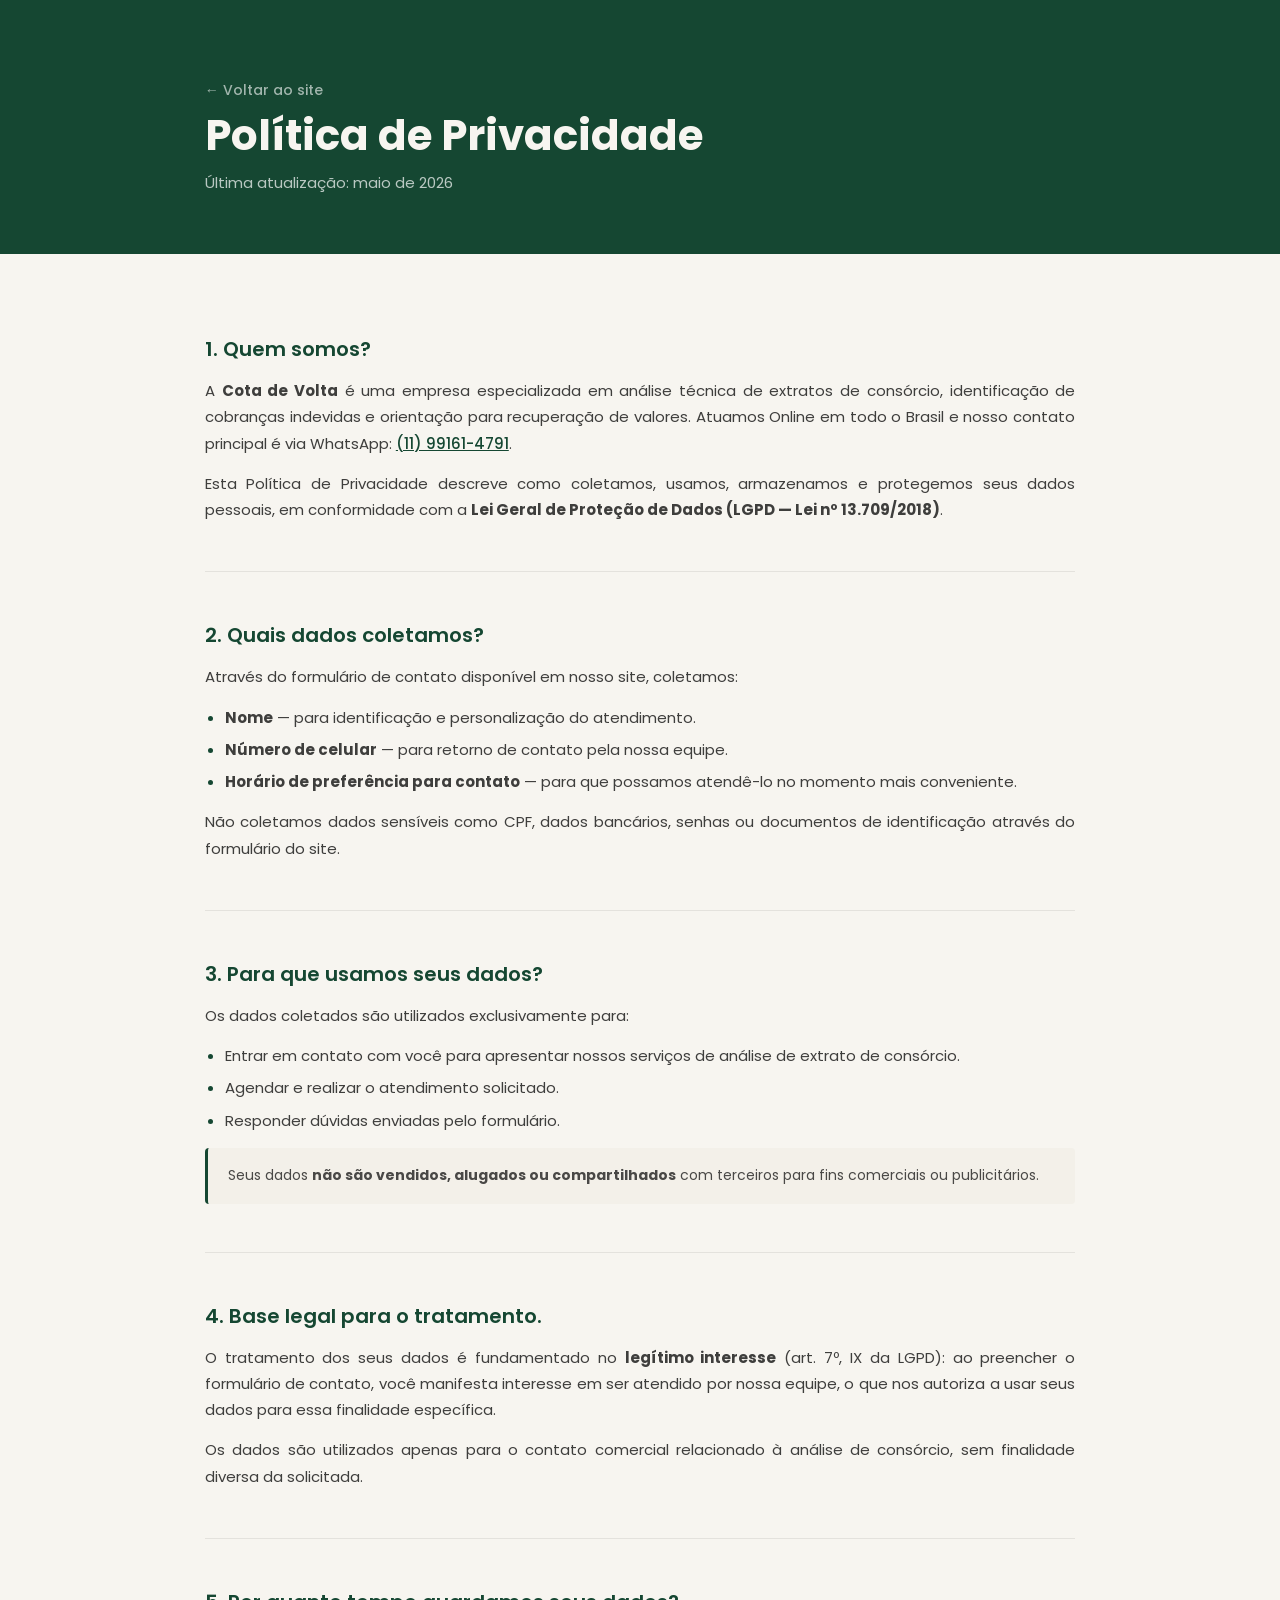
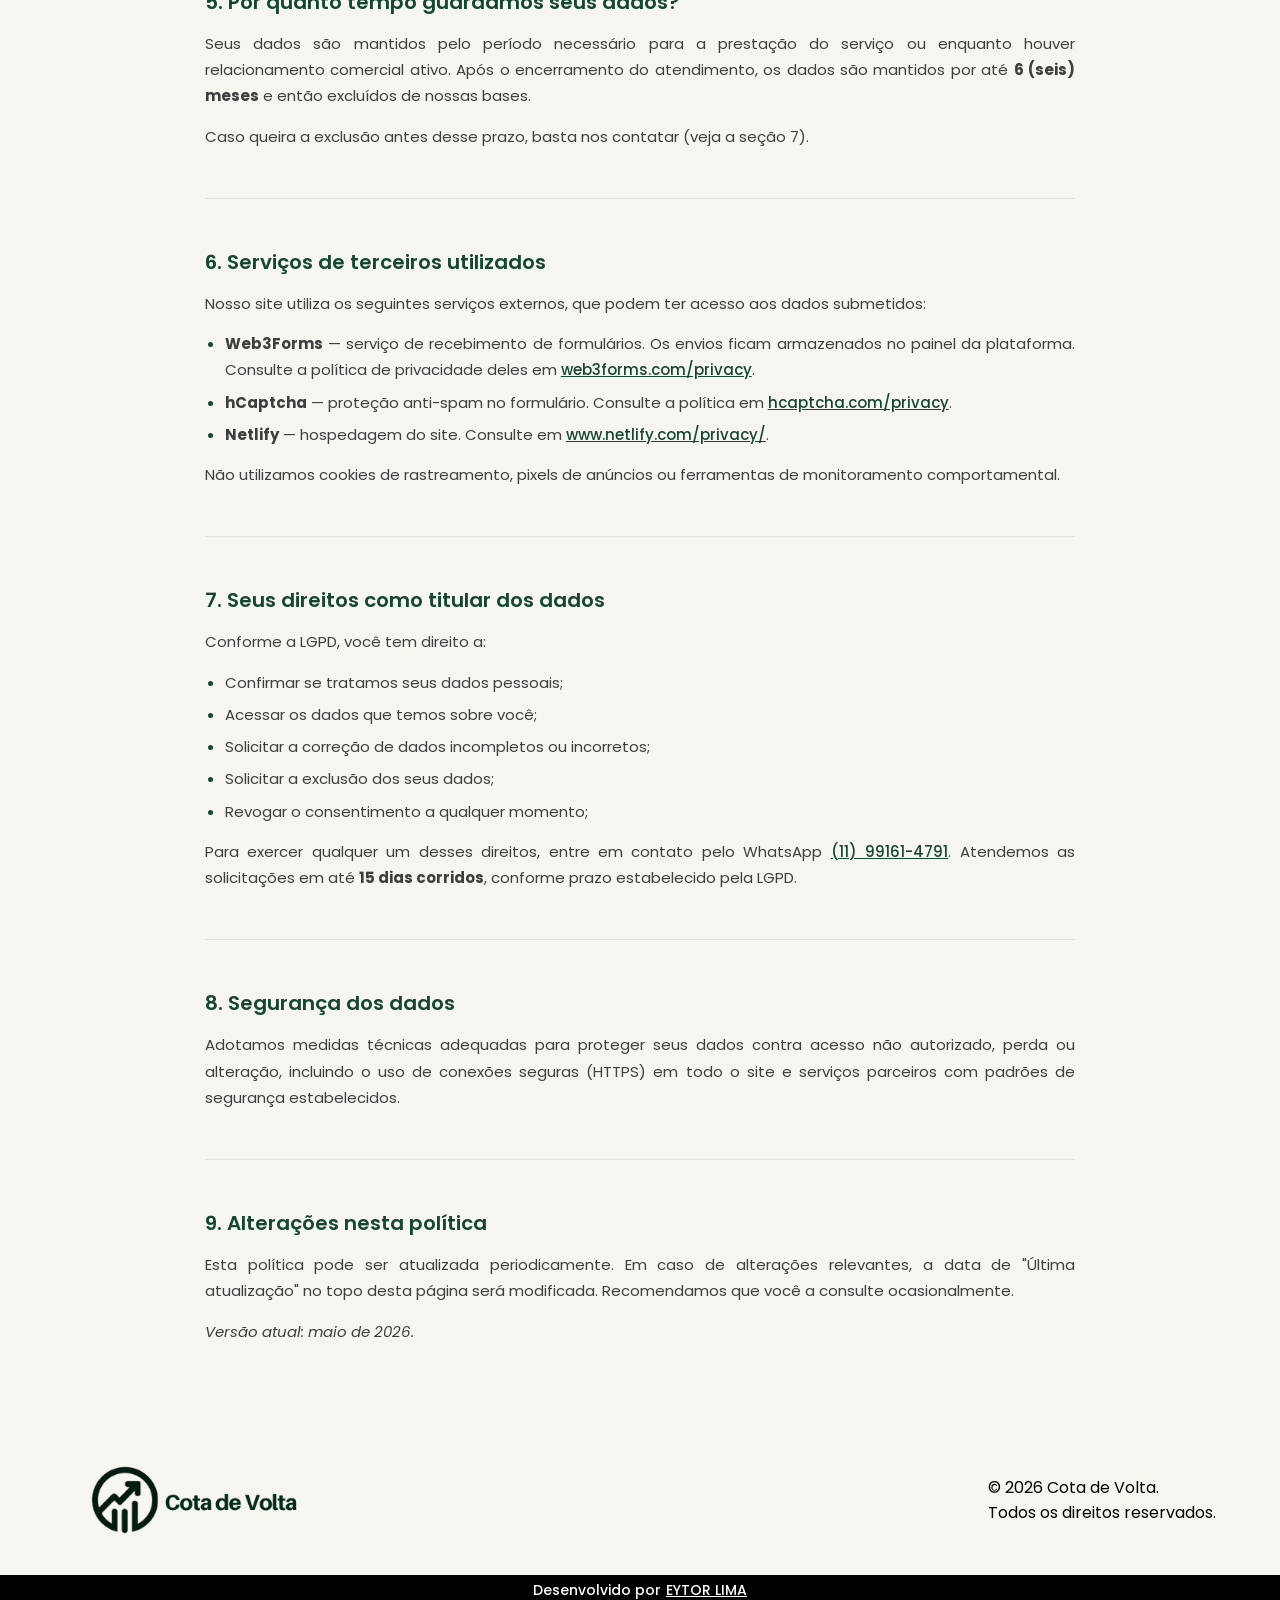
<file: privacidade.html>
<!DOCTYPE html>
<html lang="pt-br">
<head>
    <meta charset="UTF-8">
    <meta name="viewport" content="width=device-width, initial-scale=1.0">
    <meta name="description" content="Política de Privacidade da Cota de Volta. Saiba como coletamos, usamos e protegemos seus dados pessoais em conformidade com a LGPD.">
    <meta name="copyright" content="Copyright 2026 - Cota de Volta. Todos os direitos reservados.">
    <meta name="robots" content="noindex, follow">
 
    <meta property="og:title" content="Política de Privacidade | Cota de Volta">
    <meta property="og:description" content="Saiba como a Cota de Volta coleta, usa e protege seus dados pessoais.">
    <meta property="og:type" content="website">
    <meta property="og:url" content="https://www.cotadevolta.com.br/privacidade">
    <meta property="og:locale" content="pt_BR">
 
    <link rel="canonical" href="https://www.cotadevolta.com.br/privacidade">
    
    <script src="./src/config.js" defer></script>
    <script src="./src/privacidade.js" defer></script>

    <link rel="stylesheet" href="./styles/main/general.css">
    <link rel="stylesheet" href="./styles/main/extra.css">
    <link rel="stylesheet" href="./styles/main/footer.css">
 
    <link rel="stylesheet" href="./styles/policy/privacy_policy.css">


    <link rel="shortcut icon" href="./assets/icons/favicon.png" type="image/x-icon">
    <title>Política de Privacidade | Cota de Volta</title>
</head>
<body>
    <header class="privacy-header">
        <a href="/">← Voltar ao site</a>
        <h1>Política de Privacidade</h1>
        <p>Última atualização: <span class="policy-date">maio de 2026</span></p>
    </header>
 
    <section class="privacy-body">
 
        <section class="privacy-section">
            <h2>1. Quem somos?</h2>
            <p>
                A <strong>Cota de Volta</strong> é uma empresa especializada em análise técnica de extratos de consórcio, identificação de cobranças indevidas e orientação para recuperação de valores. Atuamos Online em todo o Brasil e nosso contato principal é via WhatsApp: <a href="https://wa.me/5511991614791" target="_blank">(11) 99161-4791</a>.
            </p>
            <p>
                Esta Política de Privacidade descreve como coletamos, usamos, armazenamos e protegemos seus dados pessoais, em conformidade com a <strong>Lei Geral de Proteção de Dados (LGPD — Lei nº 13.709/2018)</strong>.
            </p>
        </section>
 
        <section class="privacy-section">
            <h2>2. Quais dados coletamos?</h2>
            <p>Através do formulário de contato disponível em nosso site, coletamos:</p>
            <ul>
                <li><strong>Nome</strong> — para identificação e personalização do atendimento.</li>
                <li><strong>Número de celular</strong> — para retorno de contato pela nossa equipe.</li>
                <li><strong>Horário de preferência para contato</strong> — para que possamos atendê-lo no momento mais conveniente.</li>
            </ul>
            <p>Não coletamos dados sensíveis como CPF, dados bancários, senhas ou documentos de identificação através do formulário do site.</p>
        </section>
 
        <section class="privacy-section">
            <h2>3. Para que usamos seus dados?</h2>
            <p>Os dados coletados são utilizados exclusivamente para:</p>
            <ul>
                <li>Entrar em contato com você para apresentar nossos serviços de análise de extrato de consórcio.</li>
                <li>Agendar e realizar o atendimento solicitado.</li>
                <li>Responder dúvidas enviadas pelo formulário.</li>
            </ul>
            <div class="privacy-highlight">
                Seus dados <strong>não são vendidos, alugados ou compartilhados</strong> com terceiros para fins comerciais ou publicitários.
            </div>
        </section>
 
        <section class="privacy-section">
            <h2>4. Base legal para o tratamento.</h2>
            <p>
                O tratamento dos seus dados é fundamentado no <strong>legítimo interesse</strong> (art. 7º, IX da LGPD): ao preencher o formulário de contato, você manifesta interesse em ser atendido por nossa equipe, o que nos autoriza a usar seus dados para essa finalidade específica.
            </p>
            <p>
                Os dados são utilizados apenas para o contato comercial relacionado à análise de consórcio, sem finalidade diversa da solicitada.
            </p>
        </section>
 
        <section class="privacy-section">
            <h2>5. Por quanto tempo guardamos seus dados?</h2>
            <p>
                Seus dados são mantidos pelo período necessário para a prestação do serviço ou enquanto houver relacionamento comercial ativo. Após o encerramento do atendimento, os dados são mantidos por até <strong>6 (seis) meses</strong> e então excluídos de nossas bases.
            </p>
            <p>
                Caso queira a exclusão antes desse prazo, basta nos contatar (veja a seção 7).
            </p>
        </section>
 
        <section class="privacy-section">
            <h2>6. Serviços de terceiros utilizados</h2>
            <p>Nosso site utiliza os seguintes serviços externos, que podem ter acesso aos dados submetidos:</p>
            <ul>
                <li><strong>Web3Forms</strong> — serviço de recebimento de formulários. Os envios ficam armazenados no painel da plataforma. Consulte a política de privacidade deles em <a href="https://web3forms.com/privacy" target="_blank">web3forms.com/privacy</a>.</li>
                <li><strong>hCaptcha</strong> — proteção anti-spam no formulário. Consulte a política em <a href="https://www.hcaptcha.com/privacy" target="_blank">hcaptcha.com/privacy</a>.</li>
                <li><strong>Netlify</strong> — hospedagem do site. Consulte em <a href="https://www.netlify.com/privacy/" target="_blank">www.netlify.com/privacy/</a>.</li>
            </ul>
            <p>Não utilizamos cookies de rastreamento, pixels de anúncios ou ferramentas de monitoramento comportamental.</p>
        </section>
 
        <section class="privacy-section">
            <h2>7. Seus direitos como titular dos dados</h2>
            <p>Conforme a LGPD, você tem direito a:</p>
            <ul>
                <li>Confirmar se tratamos seus dados pessoais;</li>
                <li>Acessar os dados que temos sobre você;</li>
                <li>Solicitar a correção de dados incompletos ou incorretos;</li>
                <li>Solicitar a exclusão dos seus dados;</li>
                <li>Revogar o consentimento a qualquer momento;</li>
            </ul>
            <p>
                Para exercer qualquer um desses direitos, entre em contato pelo WhatsApp <a href="https://wa.me/5511991614791" target="_blank">(11) 99161-4791</a>. Atendemos as solicitações em até <strong>15 dias corridos</strong>, conforme prazo estabelecido pela LGPD.
            </p>
        </section>
 
        <section class="privacy-section">
            <h2>8. Segurança dos dados</h2>
            <p>
                Adotamos medidas técnicas adequadas para proteger seus dados contra acesso não autorizado, perda ou alteração, incluindo o uso de conexões seguras (HTTPS) em todo o site e serviços parceiros com padrões de segurança estabelecidos.
            </p>
        </section>
 
        <section class="privacy-section">
            <h2>9. Alterações nesta política</h2>
            <p>
                Esta política pode ser atualizada periodicamente. Em caso de alterações relevantes, a data de "Última atualização" no topo desta página será modificada. Recomendamos que você a consulte ocasionalmente.
            </p>
            <p class="privacy-updated">Versão atual: <span class="policy-date">maio de 2026</span>.</p>
        </section>
 
    </section>
 
    <footer class="white">
        <div class="content">
            <div class="footerlogo">
                <img src="./assets/images/logo.png" alt="COTA DE VOLTA LOGO">
            </div>
            <p>
                © 2026 Cota de Volta. 
                <br>
                Todos os direitos reservados.
            </p>
        </div>
        <div class="by">
            Desenvolvido por 
            <a href="https://github.com/eytorsousa" target="_blank">EYTOR LIMA</a>
        </div>
    </footer>
</body>
</html>
</file>
<file: styles/main/general.css>
@import url('https://fonts.googleapis.com/css2?family=Poppins:ital,wght@0,100;0,200;0,300;0,400;0,500;0,600;0,700;0,800;0,900;1,100;1,200;1,300;1,400;1,500;1,600;1,700;1,800;1,900&display=swap');

:root {
    --green: #154732;
    --lgreen: #154732e0;
    --black: #001021;
    --white: #f7f5f0;
    --gray: #f3f0e9;
    --font-family: 'Poppins', 'Arial', sans-serif;
    --swiper-pagination-color: var(--green);
    --swiper-navigation-color: var(--green);
}

img {
    -webkit-user-drag: none; 
    -khtml-user-drag: none; 
    -o-user-drag: none; 
    -webkit-user-select: none; 
    -moz-user-select: none; 
    -ms-user-select: none; 
    pointer-events: none; 
    user-select: none; 
}

* {
    box-sizing: border-box;
    font-family: var(--font-family);
    margin: 0;
    padding: 0;
}

html, body {
    overflow-x: hidden;
    scroll-behavior: smooth;
}

h1, h2, h3 {
    margin: 0;
    padding: 0;
}

a {
    color: inherit;
    text-decoration: none;
}

img, button, a, div {
    -webkit-tap-highlight-color: transparent;
}

.gray {
    background-color: var(--gray);
}

.white {
    background-color: var(--white);
}

.green {
    background-color: var(--green);
}
</file>
<file: styles/main/extra.css>
.wpp_btn {
  align-items: center;
  background-color: #1b9849;
  border-radius: 100%;
  bottom: 20px;
  box-shadow: 0 2px 5px rgba(0, 0, 0, 0.3);
  display: flex;
  height: 60px;
  justify-content: center;
  opacity: 0.9;
  position: fixed;
  right: 20px;
  transition: all 0.1s ease-in-out;
  width: 60px;
  z-index: 1000;
}

.wpp_btn img {
  height: 30px;
  width: 30px;
}

.wpp_btn:hover {
  cursor: pointer;
  opacity: 1;
}

.chat {
  align-items: center;
  background-color: var(--lgreen);
  border: none;
  border-radius: 150px;
  bottom: 30px;
  box-shadow: 0 2px 5px rgba(0, 0, 0, 0.3);
  color: var(--white);
  display: flex;
  font-size: 14px;
  font-weight: 500;
  height: 40px;
  justify-content: center;
  outline: none;
  position: fixed;
  right: 100px;
  transition: all 0.1s ease-in-out;
  width: 160px;
  z-index: 1000;
}

.chat img {
  height: 20px;
  margin-right: 8px;
  width: 20px;
}

.chat:hover {
  background-color: var(--green);
  cursor: pointer;
}

.splide__slide {
  align-self: center;
  display: flex;
  justify-content: center;
}

.splide__slide img {
  align-items: center;
  height: auto;
  justify-content: center;
  width: 160px;
}

@media (max-width: 600px) { 
  .wpp_btn {
    bottom: 15px;
    right: 15px;
  }

  .chat {
    bottom: 15px;
    right: 80px;
  }
}
</file>
<file: styles/main/footer.css>
footer {
    background-color: var(--white);
    display: flex;
    flex-direction: column;
    padding-top: 25px;
}

footer .content {
    align-items: center;
    display: flex;
    justify-content: space-between;
    padding: 0px 5%;
    width: 100%;
}

.footerlogo {
    align-items: center;
    display: flex;
    height: 100px;
    justify-content: center;
    overflow: hidden;
    width: 260px;
}

footer img {
    width: 150%;
}

footer .by{
    align-items: center;
    background-color: black;
    color: white;
    display: flex;
    font-size: 14px;
    font-weight: 500;
    gap: 5px;
    justify-content: center;
    margin-top: 25px;
    padding: 5px 0px;
}

footer .by a {
    text-decoration: underline;
}


@media (max-width: 600px) {
    .footerlogo {
        width: 200px;
    }

    footer .content p {
        font-size: 14px;
        text-align: center;
    }
}

@media (max-width: 480px) {
    .footerlogo {
        width: 150px;
    }

    footer .content p {
        font-size: 12px;
    }
}
</file>
<file: styles/policy/privacy_policy.css>
.privacy-header {
    background-color: var(--green);
    display: flex;
    flex-direction: column;
    gap: 12px;
    padding: 80px 16% 60px;
}

.privacy-header a {
    color: rgba(255,255,255,0.6);
    font-size: 14px;
    font-weight: 500;
    transition: color 0.15s;
}

.privacy-header a:hover {
    color: var(--white);
}

.privacy-header h1 {
    color: var(--white);
    font-size: 42px;
    font-weight: 700;
    line-height: 1.1;
}

.privacy-header p {
    color: rgba(255,255,255,0.7);
    font-size: 15px;
    font-weight: 400;
}

.privacy-body {
    background-color: var(--white);
    display: flex;
    flex-direction: column;
    gap: 48px;
    padding: 80px 16%;
    text-align: justify;
}

.privacy-section {
    border-bottom: 1px solid rgba(0,0,0,0.08);
    display: flex;
    flex-direction: column;
    gap: 14px;
    padding-bottom: 48px;
}

.privacy-section:last-child {
    border-bottom: none;
    padding-bottom: 0;
}

.privacy-section h2 {
    color: var(--green);
    font-size: 20px;
    font-weight: 600;
}

.privacy-section p,
.privacy-section li {
    color: rgba(0,0,0,0.75);
    font-size: 15px;
    font-weight: 400;
    line-height: 1.75;
}

.privacy-section ul {
    display: flex;
    flex-direction: column;
    gap: 6px;
    padding-left: 20px;
}

.privacy-section ul li::marker {
    color: var(--green);
}

.privacy-section a {
    color: var(--green);
    text-decoration: underline;
    font-weight: 500;
}

.privacy-section a:hover {
    opacity: 0.75;
}

.privacy-highlight {
    background-color: var(--gray);
    border-left: 3px solid var(--green);
    border-radius: 4px;
    padding: 16px 20px;
    font-size: 14px;
    color: rgba(0,0,0,0.7);
    line-height: 1.7;
}

.privacy-updated {
    color: rgba(0,0,0,0.4);
    font-size: 13px;
    font-style: italic;
}

@media (max-width: 1024px) {
    .privacy-header { 
        padding: 80px 10% 60px; 
    }

    .privacy-body { 
        padding: 60px 10%; 
    }
}

@media (max-width: 768px) {
    .privacy-header h1 { 
        font-size: 32px; 
    }

    .privacy-header { 
        padding: 80px 8% 50px; 
    }

    .privacy-body { 
        padding: 50px 8%; gap: 36px; 
    }
}

@media (max-width: 480px) {
    .privacy-header h1 { 
        font-size: 26px; 
    }

    .privacy-header { 
        padding: 80px 6% 40px; 
    }

    .privacy-body { 
        padding: 40px 6%; 
    }
    
    .privacy-section h2 { 
        font-size: 18px; 
    }
}
</file>
